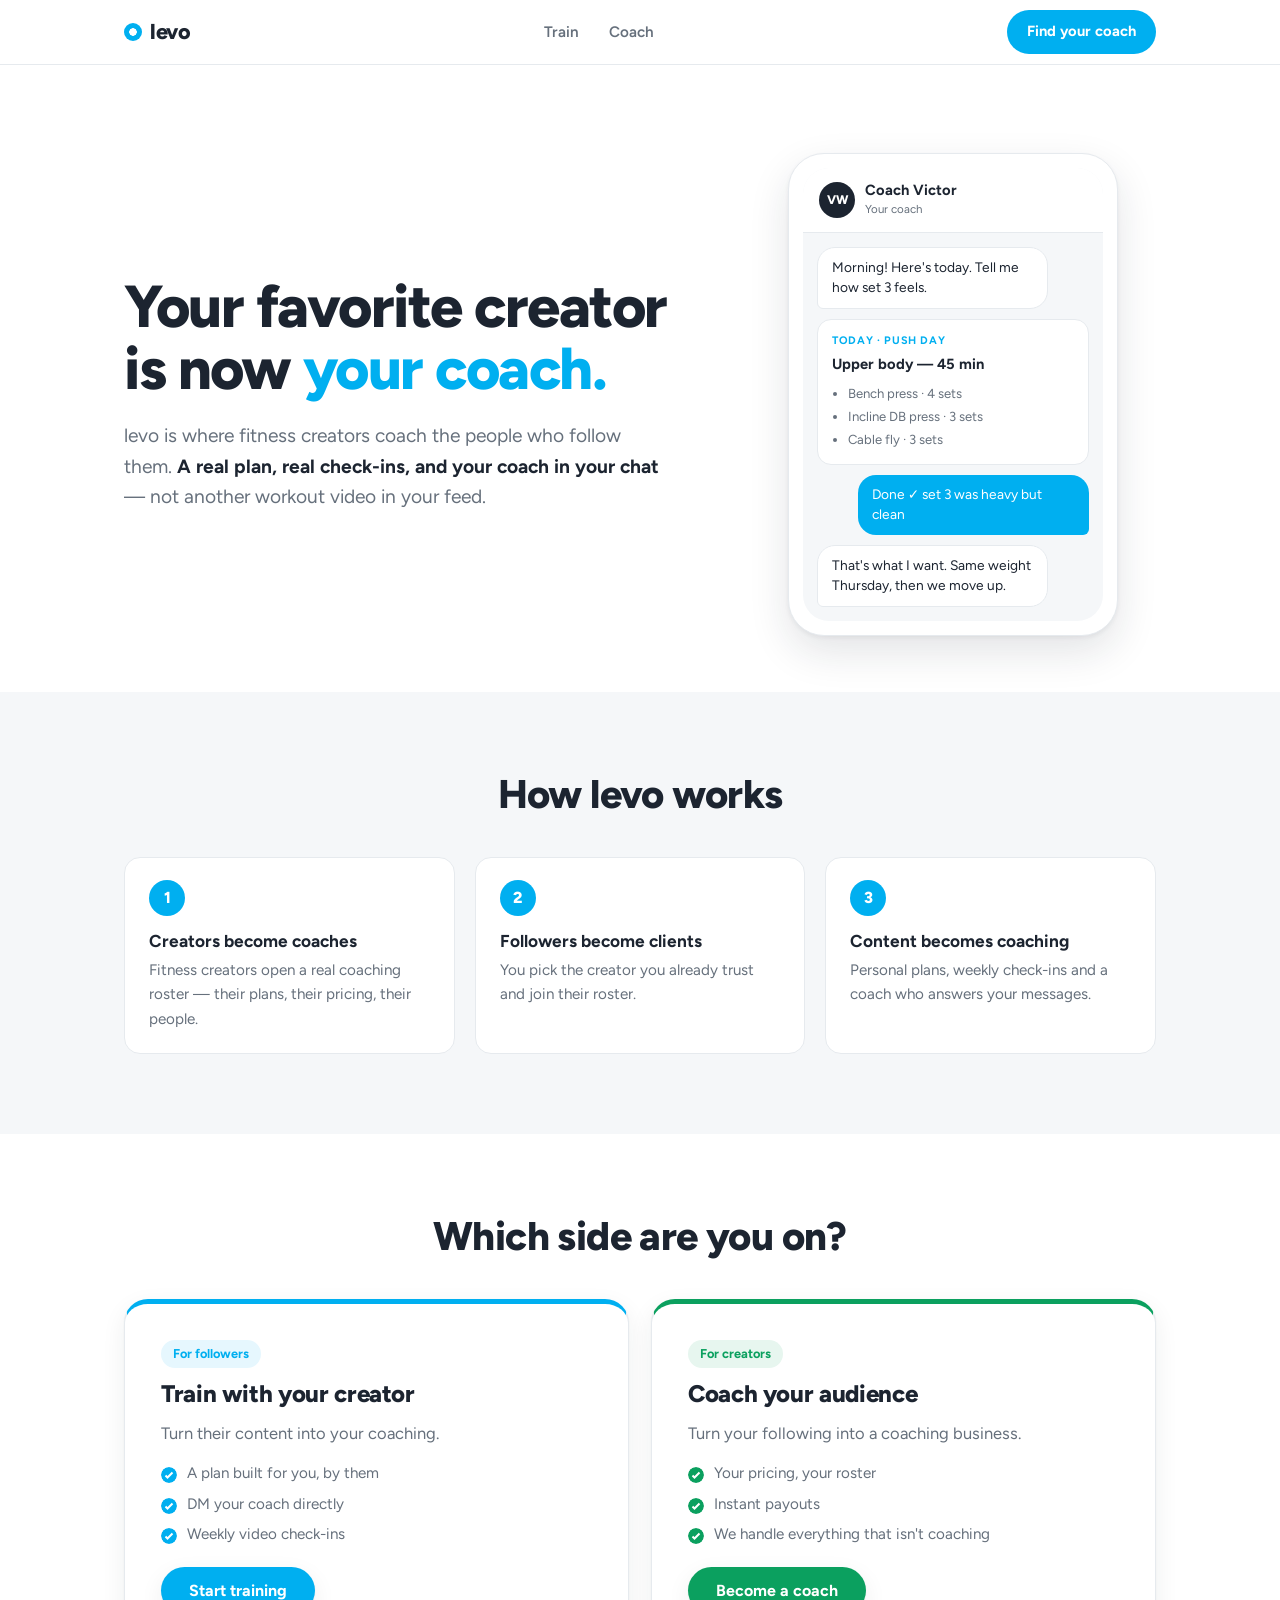
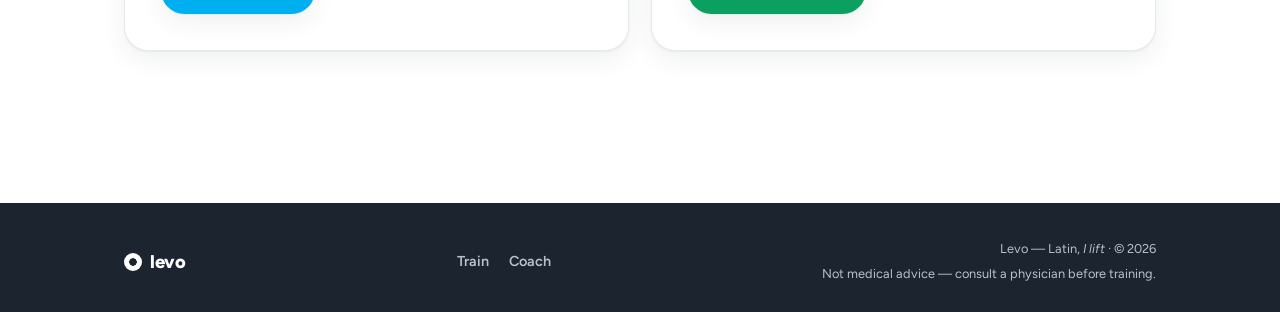
<file: index.html>
<!DOCTYPE html>
<html lang="en">
<head>
  <meta charset="UTF-8" />
  <meta name="viewport" content="width=device-width, initial-scale=1.0" />
  <title>Levo — your favorite creator is now your coach</title>
  <meta name="description" content="Levo is where fitness creators coach the people who follow them. Real plans, real check-ins, a coach in your chat. Train with a creator, or coach your audience." />

  <meta property="og:type" content="website" />
  <meta property="og:title" content="Levo" />
  <meta property="og:description" content="Where fitness creators coach the people who follow them. Train with a creator, or coach your audience." />
  <meta property="og:image" content="assets/img/og-image.svg" />
  <meta name="theme-color" content="#ffffff" />

  <link rel="icon" href="favicon.svg" type="image/svg+xml" />
  <link rel="preconnect" href="https://fonts.googleapis.com" />
  <link rel="preconnect" href="https://fonts.gstatic.com" crossorigin />
  <link href="https://fonts.googleapis.com/css2?family=Figtree:wght@400;500;600;700;800&display=swap" rel="stylesheet" />
  <link rel="stylesheet" href="assets/css/styles.css" />
</head>
<body>
  <a class="skip-link" href="#choose">Skip to choose your side</a>

  <header class="site-header">
    <div class="container header-inner">
      <a class="wordmark" href="./" aria-label="Levo home">
        <span class="plate" aria-hidden="true"></span> <span data-brand>levo</span>
      </a>
      <nav class="nav" aria-label="Main">
        <a href="train">Train</a>
        <a href="coaches">Coach</a>
      </nav>
      <a href="train" class="header-cta">Find your coach</a>
    </div>
  </header>

  <main>
    <!-- Overview hero -->
    <section class="home-hero">
      <div class="container home-hero-grid">
        <div>
          <h1 class="home-title">Your favorite creator is now <span class="hl">your coach.</span></h1>
          <p class="home-sub">
            <span data-brand>levo</span> is where fitness creators coach the people who
            follow them. <strong>A real plan, real check-ins, and your coach in your
            chat</strong> — not another workout video in your feed.
          </p>
        </div>

        <!-- Illustrative coaching chat. No invented stats. -->
        <div class="phone" aria-label="Preview of coaching chat">
          <div class="phone-screen">
            <div class="chat-head">
              <span class="chat-ava" aria-hidden="true">VW</span>
              <div>
                <p class="chat-who">Coach Victor</p>
                <p class="chat-sub">Your coach</p>
              </div>
            </div>
            <div class="chat-body">
              <div class="bubble bubble--coach">Morning! Here's today. Tell me how set 3 feels.</div>
              <div class="workout-card">
                <p class="wc-tag">Today · Push day</p>
                <p class="wc-title">Upper body — 45 min</p>
                <ul>
                  <li>Bench press · 4 sets</li>
                  <li>Incline DB press · 3 sets</li>
                  <li>Cable fly · 3 sets</li>
                </ul>
              </div>
              <div class="bubble bubble--me">Done ✓ set 3 was heavy but clean</div>
              <div class="bubble bubble--coach">That's what I want. Same weight Thursday, then we move up.</div>
            </div>
          </div>
        </div>
      </div>
    </section>

    <!-- How it works (overview) -->
    <section class="section section--tint">
      <div class="container">
        <div class="section-head section-head--center">
          <h2 class="section-title">How <span data-brand>levo</span> works</h2>
        </div>
        <ol class="steps">
          <li><strong>Creators become coaches</strong><p>Fitness creators open a real coaching roster — their plans, their pricing, their people.</p></li>
          <li><strong>Followers become clients</strong><p>You pick the creator you already trust and join their roster.</p></li>
          <li><strong>Content becomes coaching</strong><p>Personal plans, weekly check-ins and a coach who answers your messages.</p></li>
        </ol>
      </div>
    </section>

    <!-- Choose your side -->
    <section class="section" id="choose">
      <div class="container">
        <div class="section-head section-head--center">
          <h2 class="section-title">Which side are you on?</h2>
        </div>
        <div class="paths">
          <div class="path-card path-card--train">
            <span class="path-tag">For followers</span>
            <h3 class="path-title">Train with your creator</h3>
            <p class="path-desc">Turn their content into your coaching.</p>
            <ul class="path-list">
              <li>A plan built for you, by them</li>
              <li>DM your coach directly</li>
              <li>Weekly video check-ins</li>
            </ul>
            <a href="train" class="btn">Start training</a>
          </div>
          <div class="path-card path-card--coach">
            <span class="path-tag">For creators</span>
            <h3 class="path-title">Coach your audience</h3>
            <p class="path-desc">Turn your following into a coaching business.</p>
            <ul class="path-list">
              <li>Your pricing, your roster</li>
              <li>Instant payouts</li>
              <li>We handle everything that isn't coaching</li>
            </ul>
            <a href="coaches" class="btn">Become a coach</a>
          </div>
        </div>
      </div>
    </section>
  </main>

  <footer class="site-footer">
    <div class="container footer-inner">
      <a class="wordmark" href="./"><span class="plate" aria-hidden="true"></span> <span data-brand>levo</span></a>
      <nav class="footer-links" aria-label="Footer">
        <a href="train">Train</a>
        <a href="coaches">Coach</a>
      </nav>
      <div class="footer-lines">
        <p>Levo — Latin, <em>I lift</em> · © <span data-year>2026</span></p>
        <p>Not medical advice — consult a physician before training.</p>
      </div>
    </div>
  </footer>

  <script src="assets/js/config.js"></script>
  <script src="assets/js/main.js"></script>
</body>
</html>
</file>
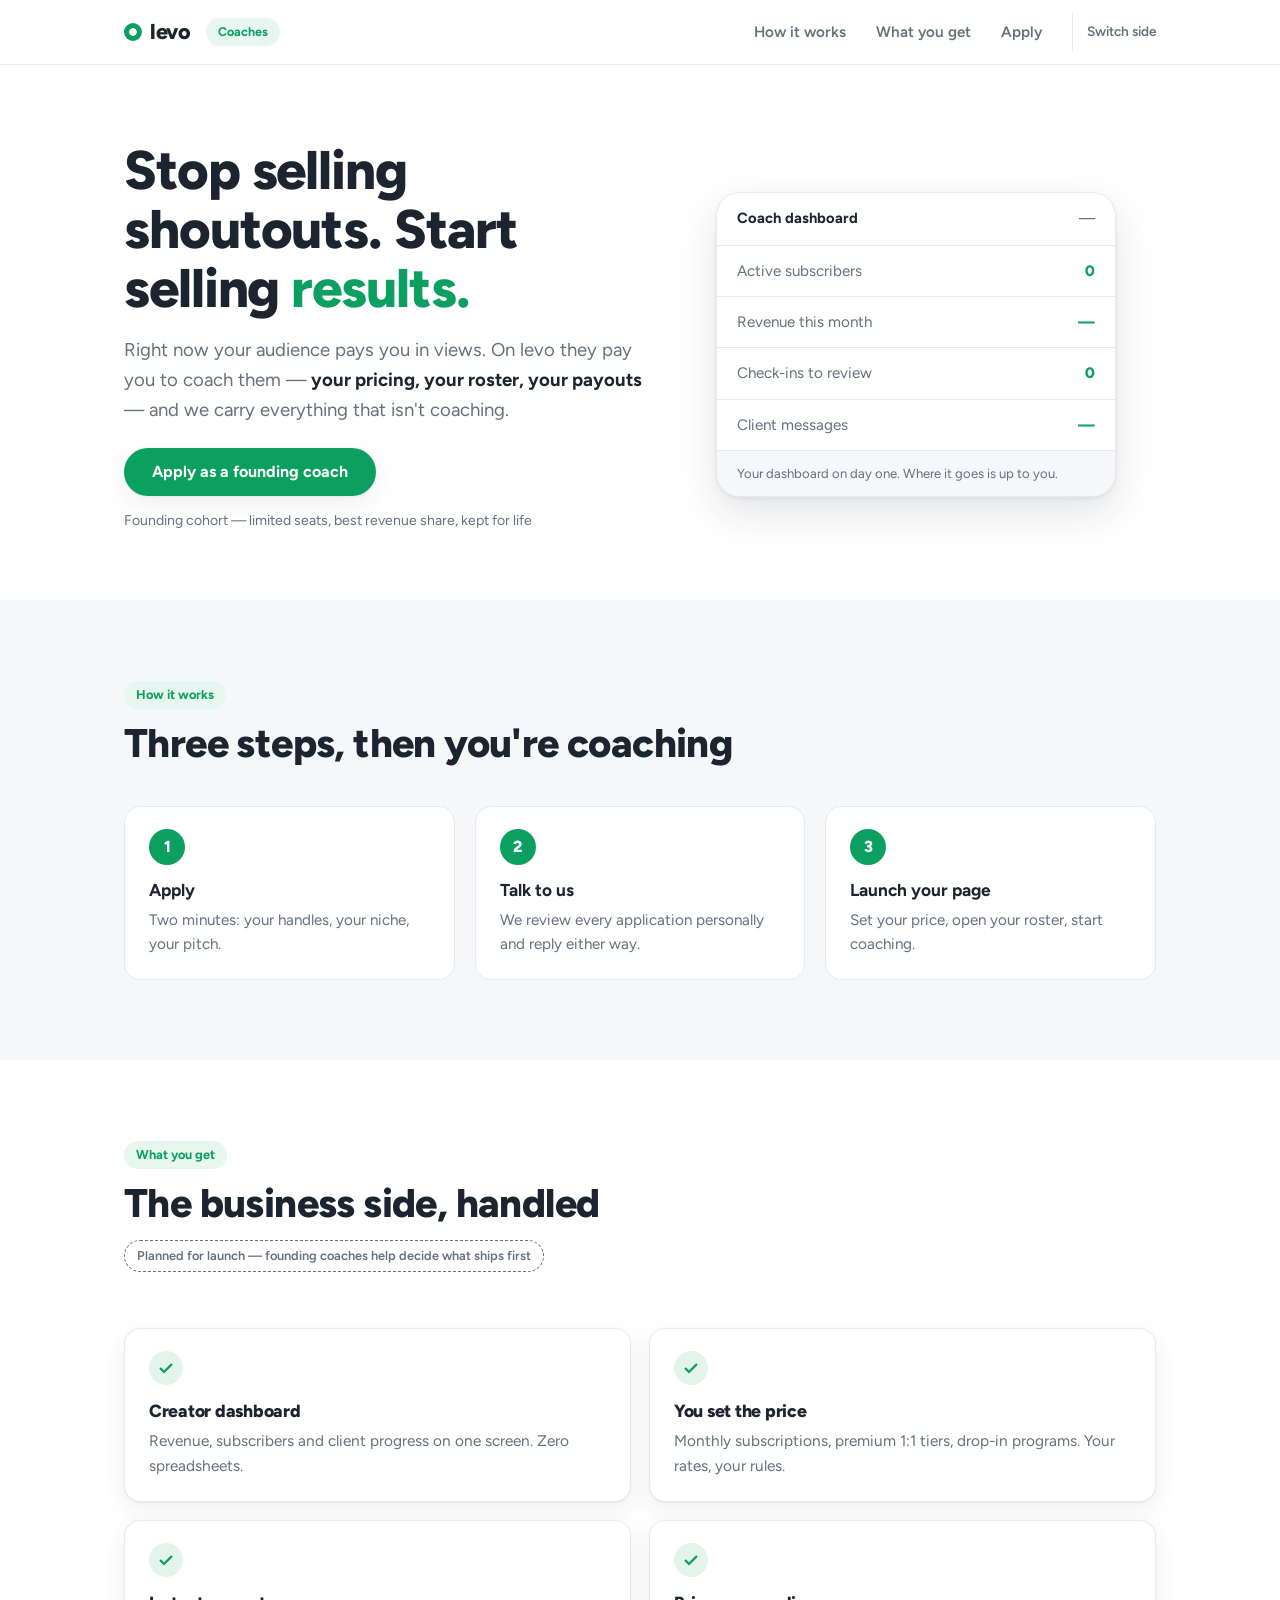
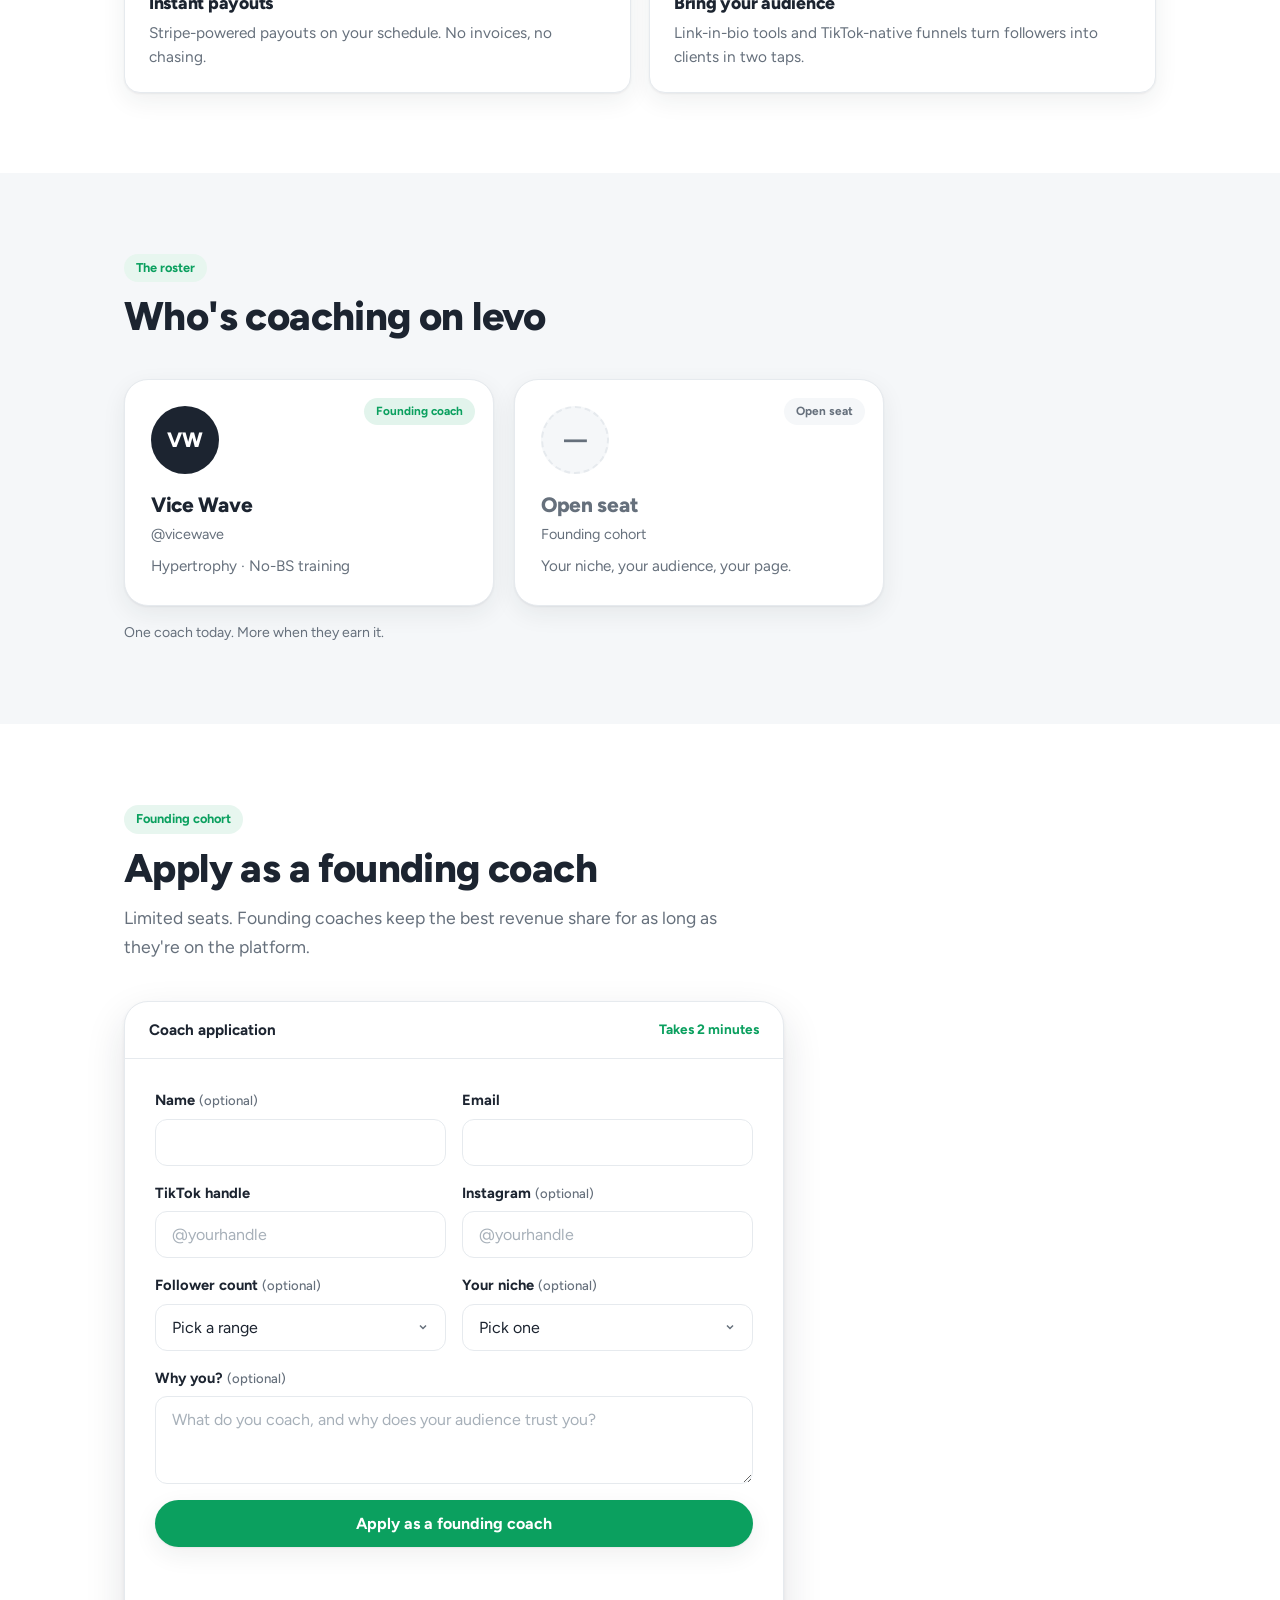
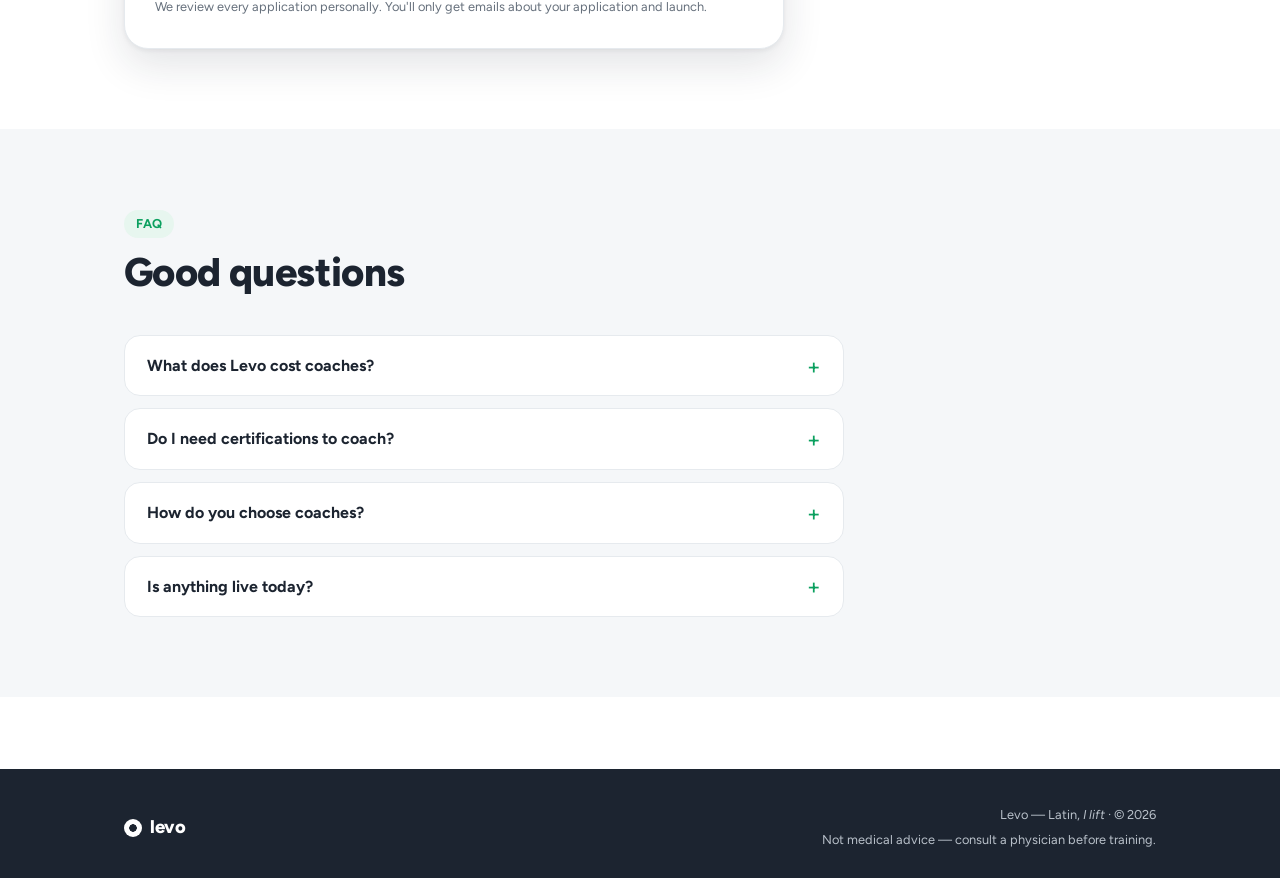
<file: coaches.html>
<!DOCTYPE html>
<html lang="en">
<head>
  <meta charset="UTF-8" />
  <meta name="viewport" content="width=device-width, initial-scale=1.0" />
  <title>Levo for coaches — turn your audience into a coaching business</title>
  <meta name="description" content="Levo turns fitness creators into coaches with a real business: your pricing, your roster, instant payouts. Apply as a founding coach." />

  <meta property="og:type" content="website" />
  <meta property="og:title" content="Levo for coaches" />
  <meta property="og:description" content="Stop selling shoutouts. Start selling results. Apply as a founding coach on Levo." />
  <meta property="og:image" content="assets/img/og-image.svg" />
  <meta name="theme-color" content="#ffffff" />

  <link rel="icon" href="favicon.svg" type="image/svg+xml" />
  <link rel="preconnect" href="https://fonts.googleapis.com" />
  <link rel="preconnect" href="https://fonts.gstatic.com" crossorigin />
  <link href="https://fonts.googleapis.com/css2?family=Figtree:wght@400;500;600;700;800&display=swap" rel="stylesheet" />
  <link rel="stylesheet" href="assets/css/styles.css" />
</head>
<body class="side-coach">
  <a class="skip-link" href="#apply">Skip to application</a>

  <header class="site-header">
    <div class="container header-inner">
      <a class="wordmark" href="./" aria-label="Levo home">
        <span class="plate" aria-hidden="true"></span> <span data-brand>levo</span>
      </a>
      <span class="header-side">Coaches</span>
      <nav class="nav" aria-label="Coach site">
        <a href="#how">How it works</a>
        <a href="#get">What you get</a>
        <a href="#apply">Apply</a>
      </nav>
      <a class="switch-link" href="./">Switch side</a>
    </div>
  </header>

  <main>
    <!-- Hero: what changes about their business -->
    <section class="hero">
      <div class="container hero-grid">
        <div>
          <h1 class="hero-title">Stop selling shoutouts. Start selling <span class="mark">results.</span></h1>
          <p class="hero-sub">
            Right now your audience pays you in views. On <span data-brand>levo</span> they
            pay you to coach them — <strong>your pricing, your roster, your payouts</strong> —
            and we carry everything that isn't coaching.
          </p>
          <a href="#apply" class="btn">Apply as a founding coach</a>
          <p class="hero-note">Founding cohort — limited seats, best revenue share, kept for life</p>
        </div>

        <!-- Signature: the honest day-one dashboard -->
        <aside class="dash" aria-label="Your dashboard on day one">
          <div class="dash-head"><span>Coach dashboard</span><span>—</span></div>
          <ul class="dash-rows">
            <li><span>Active subscribers</span> <span class="val">0</span></li>
            <li><span>Revenue this month</span> <span class="val">—</span></li>
            <li><span>Check-ins to review</span> <span class="val">0</span></li>
            <li><span>Client messages</span> <span class="val">—</span></li>
          </ul>
          <p class="dash-caption">Your dashboard on day one. Where it goes is up to you.</p>
        </aside>
      </div>
    </section>

    <!-- How it works: a real sequence -->
    <section class="section section--tint" id="how">
      <div class="container">
        <div class="section-head">
          <p class="section-eyebrow">How it works</p>
          <h2 class="section-title">Three steps, then you're coaching</h2>
        </div>
        <ol class="steps">
          <li><strong>Apply</strong><p>Two minutes: your handles, your niche, your pitch.</p></li>
          <li><strong>Talk to us</strong><p>We review every application personally and reply either way.</p></li>
          <li><strong>Launch your page</strong><p>Set your price, open your roster, start coaching.</p></li>
        </ol>
      </div>
    </section>

    <!-- What you get: 4 items, roadmap-labeled -->
    <section class="section" id="get">
      <div class="container">
        <div class="section-head">
          <p class="section-eyebrow">What you get</p>
          <h2 class="section-title">The business side, handled</h2>
          <p class="roadmap-note">Planned for launch — founding coaches help decide what ships first</p>
        </div>
        <ul class="features">
          <li>
            <span class="f-dot" aria-hidden="true"></span>
            <h3>Creator dashboard</h3>
            <p>Revenue, subscribers and client progress on one screen. Zero spreadsheets.</p>
          </li>
          <li>
            <span class="f-dot" aria-hidden="true"></span>
            <h3>You set the price</h3>
            <p>Monthly subscriptions, premium 1:1 tiers, drop-in programs. Your rates, your rules.</p>
          </li>
          <li>
            <span class="f-dot" aria-hidden="true"></span>
            <h3>Instant payouts</h3>
            <p>Stripe-powered payouts on your schedule. No invoices, no chasing.</p>
          </li>
          <li>
            <span class="f-dot" aria-hidden="true"></span>
            <h3>Bring your audience</h3>
            <p>Link-in-bio tools and TikTok-native funnels turn followers into clients in two taps.</p>
          </li>
        </ul>
      </div>
    </section>

    <!-- Roster: one live, one open. Nothing invented. -->
    <section class="section section--tint" id="roster">
      <div class="container">
        <div class="section-head">
          <p class="section-eyebrow">The roster</p>
          <h2 class="section-title">Who's coaching on <span data-brand>levo</span></h2>
        </div>
        <div class="roster">
          <div class="roster-card">
            <span class="roster-tag roster-tag--live">Founding coach</span>
            <div class="roster-ava" aria-hidden="true">VW</div>
            <h3 class="roster-name" data-creator-name>Vice Wave</h3>
            <p class="roster-handle" data-creator-handle>@vicewave</p>
            <p class="roster-niche">Hypertrophy · No-BS training</p>
          </div>
          <div class="roster-card roster-card--open">
            <span class="roster-tag roster-tag--open">Open seat</span>
            <div class="roster-ava" aria-hidden="true">—</div>
            <h3 class="roster-name">Open seat</h3>
            <p class="roster-handle">Founding cohort</p>
            <p class="roster-niche">Your niche, your audience, your page.</p>
          </div>
        </div>
        <p class="roster-caption">One coach today. More when they earn it.</p>
      </div>
    </section>

    <!-- Application -->
    <section class="section" id="apply">
      <div class="container">
        <div class="section-head">
          <p class="section-eyebrow">Founding cohort</p>
          <h2 class="section-title">Apply as a founding coach</h2>
          <p class="section-sub">Limited seats. Founding coaches keep the best revenue share for as long as they're on the platform.</p>
        </div>

        <div class="form-wrap">
          <div class="form-head"><span>Coach application</span><span class="tag">Takes 2 minutes</span></div>
          <div class="form-body">
            <form id="apply-form" novalidate>
              <div class="form-grid">
                <div class="form-row">
                  <label for="ap-name">Name <span class="opt">(optional)</span></label>
                  <input class="field" type="text" id="ap-name" name="name" autocomplete="name" />
                  <p class="field-error" id="ap-name-error" hidden></p>
                </div>
                <div class="form-row">
                  <label for="ap-email">Email</label>
                  <input class="field" type="email" id="ap-email" name="email" autocomplete="email"
                         data-required data-required-msg="Enter your email so we can reply to your application." required />
                  <p class="field-error" id="ap-email-error" hidden></p>
                </div>
              </div>
              <div class="form-grid">
                <div class="form-row">
                  <label for="ap-tiktok">TikTok handle</label>
                  <input class="field" type="text" id="ap-tiktok" name="tiktok_handle" placeholder="@yourhandle"
                         data-required data-required-msg="Enter your TikTok handle — it's how we find your content." required />
                  <p class="field-error" id="ap-tiktok-error" hidden></p>
                </div>
                <div class="form-row">
                  <label for="ap-ig">Instagram <span class="opt">(optional)</span></label>
                  <input class="field" type="text" id="ap-ig" name="instagram_handle" placeholder="@yourhandle" />
                  <p class="field-error" id="ap-ig-error" hidden></p>
                </div>
              </div>
              <div class="form-grid">
                <div class="form-row">
                  <label for="ap-followers">Follower count <span class="opt">(optional)</span></label>
                  <select class="field" id="ap-followers" name="follower_bracket">
                    <option value="">Pick a range</option>
                    <option value="<10k">Under 10k</option>
                    <option value="10k-50k">10k – 50k</option>
                    <option value="50k-250k">50k – 250k</option>
                    <option value="250k-1m">250k – 1M</option>
                    <option value="1m+">1M+</option>
                  </select>
                  <p class="field-error" id="ap-followers-error" hidden></p>
                </div>
                <div class="form-row">
                  <label for="ap-niche">Your niche <span class="opt">(optional)</span></label>
                  <select class="field" id="ap-niche" name="niche">
                    <option value="">Pick one</option>
                    <option>Lifting &amp; hypertrophy</option>
                    <option>Weight loss</option>
                    <option>Calisthenics</option>
                    <option>Running &amp; endurance</option>
                    <option>Yoga &amp; mobility</option>
                    <option>Combat sports</option>
                    <option>Other</option>
                  </select>
                  <p class="field-error" id="ap-niche-error" hidden></p>
                </div>
              </div>
              <div class="form-row">
                <label for="ap-pitch">Why you? <span class="opt">(optional)</span></label>
                <textarea class="field" id="ap-pitch" name="pitch" maxlength="2000"
                          placeholder="What do you coach, and why does your audience trust you?"></textarea>
                <p class="field-error" id="ap-pitch-error" hidden></p>
              </div>

              <!-- Honeypot: hidden from humans, catches bots -->
              <div class="hp" aria-hidden="true">
                <label for="ap-company">Company</label>
                <input type="text" id="ap-company" name="company" tabindex="-1" autocomplete="off" />
              </div>

              <button class="btn btn--block" type="submit">Apply as a founding coach</button>
              <p class="form-status" role="alert"></p>
              <p class="form-fine">We review every application personally. You'll only get emails about your application and launch.</p>
            </form>

            <div class="success-panel" id="apply-success" hidden>
              <h3>Application received</h3>
              <p id="apply-success-msg">A human reads every application. Expect a reply by email within a week — yes or no, you'll hear from us.</p>
            </div>
          </div>
        </div>
      </div>
    </section>

    <!-- FAQ -->
    <section class="section section--tint" id="faq">
      <div class="container">
        <div class="section-head">
          <p class="section-eyebrow">FAQ</p>
          <h2 class="section-title">Good questions</h2>
        </div>
        <div class="faq">
          <details>
            <summary>What does Levo cost coaches?</summary>
            <p>Nothing up front. Levo takes a percentage of subscription revenue — founding coaches keep the best share for as long as they're on the platform. Exact terms come with your acceptance.</p>
          </details>
          <details>
            <summary>Do I need certifications to coach?</summary>
            <p>Yes. Founding coaches carry a recognized personal training certification and their own liability insurance. We'll help you get set up if you're not there yet.</p>
          </details>
          <details>
            <summary>How do you choose coaches?</summary>
            <p>A human reads every application and looks at your content, your audience and how you coach. Small cohort, picked slowly, on purpose.</p>
          </details>
          <details>
            <summary>Is anything live today?</summary>
            <p>Honestly: signups. Applications are real and reviewed; the platform — payments, plans, messaging — arrives at launch, and founding coaches shape what ships first.</p>
          </details>
        </div>
      </div>
    </section>
  </main>

  <footer class="site-footer">
    <div class="container footer-inner">
      <a class="wordmark" href="./"><span class="plate" aria-hidden="true"></span> <span data-brand>levo</span></a>
      <div class="footer-lines">
        <p>Levo — Latin, <em>I lift</em> · © <span data-year>2026</span></p>
        <p>Not medical advice — consult a physician before training.</p>
      </div>
    </div>
  </footer>

  <script src="assets/js/config.js"></script>
  <script src="assets/js/main.js"></script>
</body>
</html>
</file>
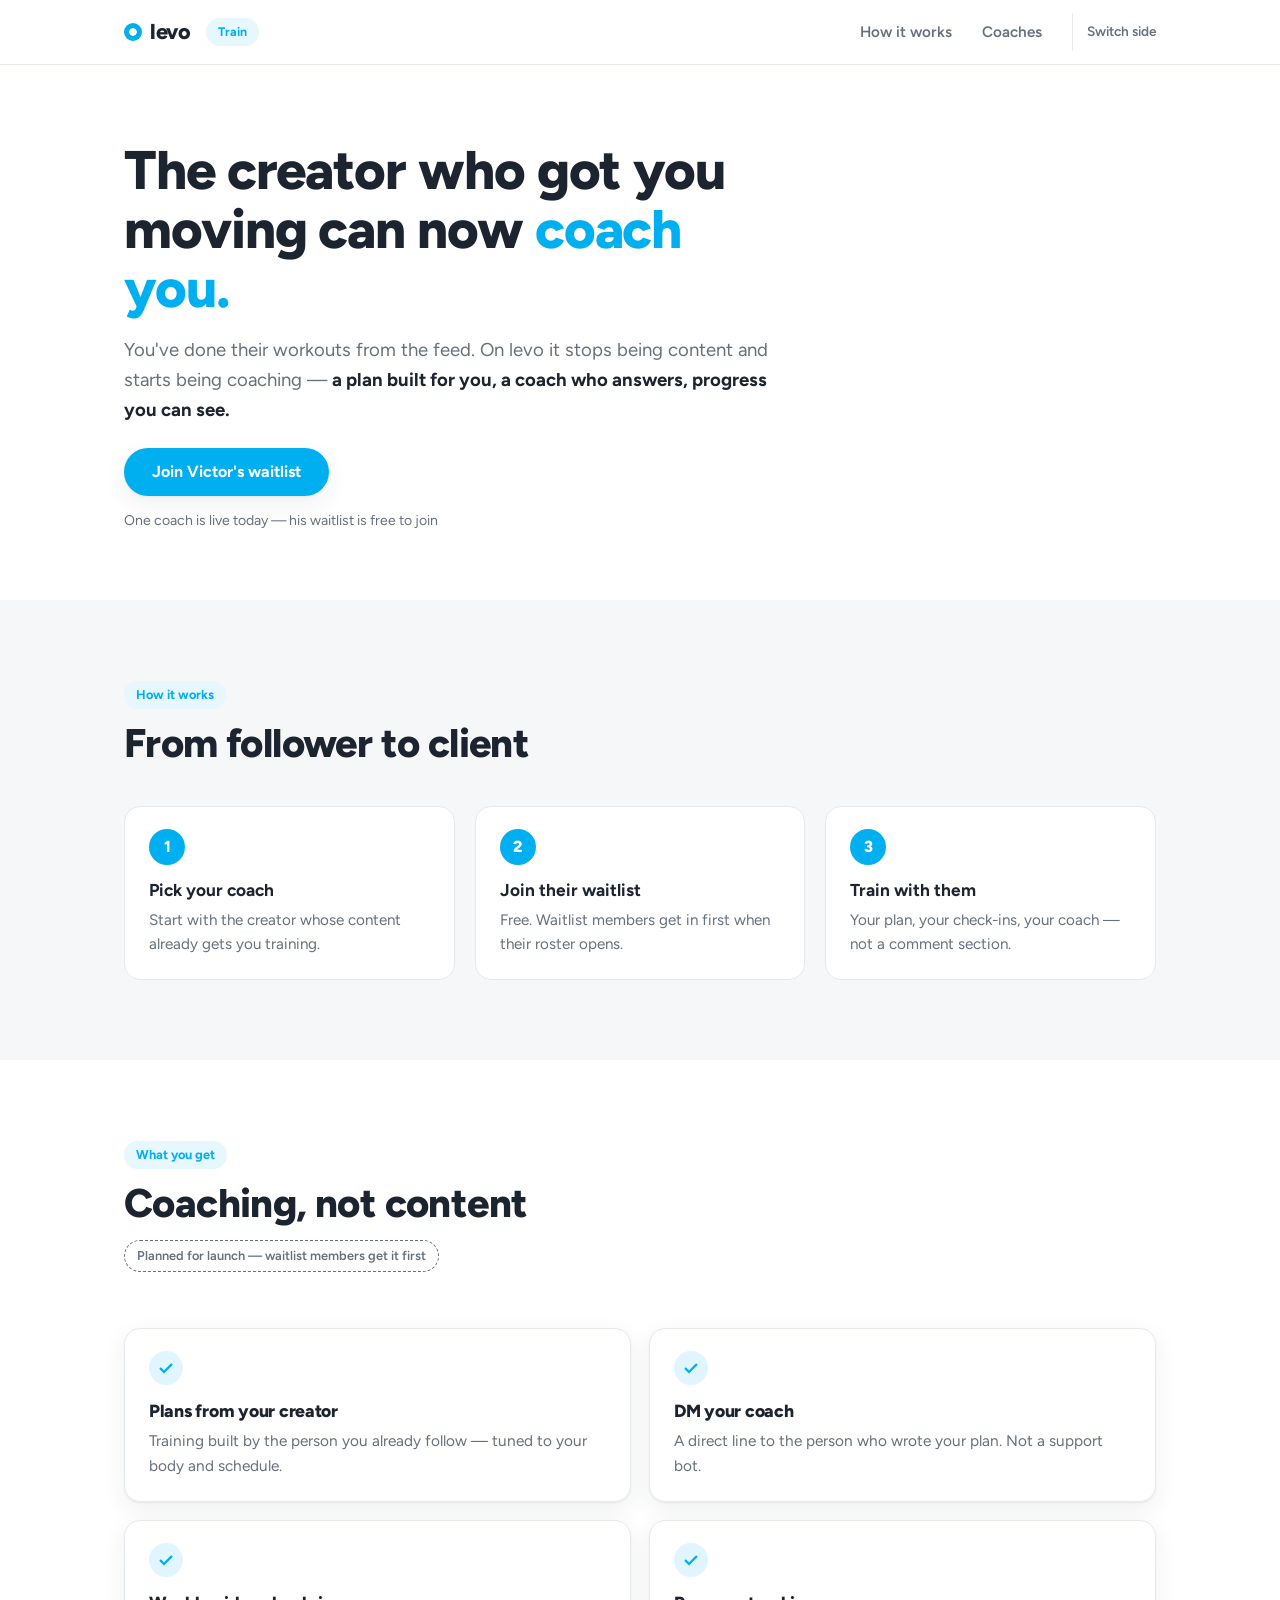
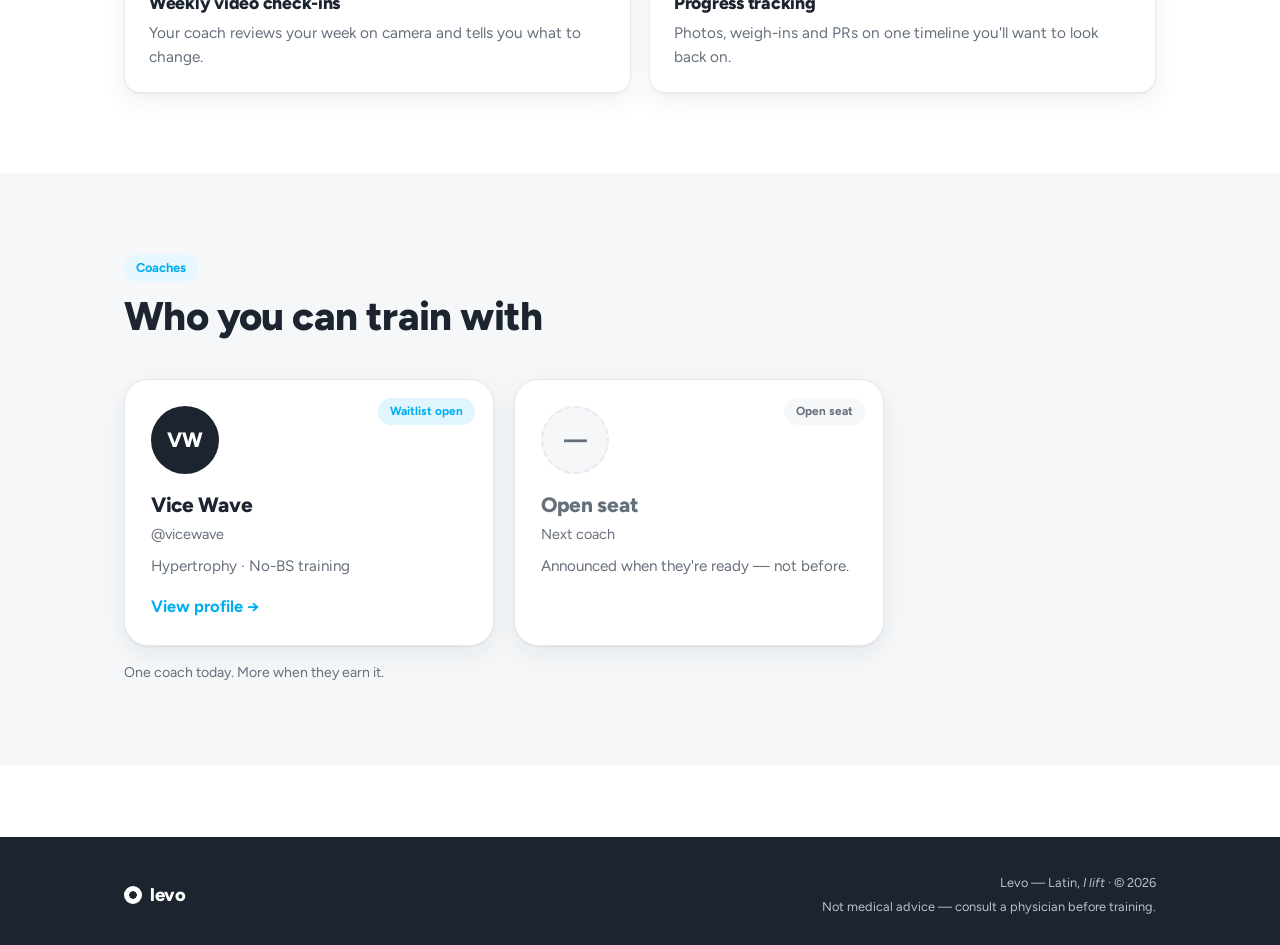
<file: train.html>
<!DOCTYPE html>
<html lang="en">
<head>
  <meta charset="UTF-8" />
  <meta name="viewport" content="width=device-width, initial-scale=1.0" />
  <title>Levo — train with the creator you already follow</title>
  <meta name="description" content="On Levo you train with the fitness creator you already trust: a plan built for you, a coach who answers, progress you can see." />

  <meta property="og:type" content="website" />
  <meta property="og:title" content="Train on Levo" />
  <meta property="og:description" content="Train with the creator you already follow. One coach is live today: Vice Wave." />
  <meta property="og:image" content="assets/img/og-image.svg" />
  <meta name="theme-color" content="#ffffff" />

  <link rel="icon" href="favicon.svg" type="image/svg+xml" />
  <link rel="preconnect" href="https://fonts.googleapis.com" />
  <link rel="preconnect" href="https://fonts.gstatic.com" crossorigin />
  <link href="https://fonts.googleapis.com/css2?family=Figtree:wght@400;500;600;700;800&display=swap" rel="stylesheet" />
  <link rel="stylesheet" href="assets/css/styles.css" />
</head>
<body class="side-train">
  <a class="skip-link" href="#coaches">Skip to coaches</a>

  <header class="site-header">
    <div class="container header-inner">
      <a class="wordmark" href="./" aria-label="Levo home">
        <span class="plate" aria-hidden="true"></span> <span data-brand>levo</span>
      </a>
      <span class="header-side">Train</span>
      <nav class="nav" aria-label="Train site">
        <a href="#how">How it works</a>
        <a href="#coaches">Coaches</a>
      </nav>
      <a class="switch-link" href="./">Switch side</a>
    </div>
  </header>

  <main>
    <!-- Hero: what changes about their training -->
    <section class="hero">
      <div class="container">
        <h1 class="hero-title">The creator who got you moving can now <span class="mark">coach you.</span></h1>
        <p class="hero-sub">
          You've done their workouts from the feed. On <span data-brand>levo</span> it stops
          being content and starts being coaching — <strong>a plan built for you, a coach
          who answers, progress you can see.</strong>
        </p>
        <a href="train/victor" class="btn">Join Victor's waitlist</a>
        <p class="hero-note">One coach is live today — his waitlist is free to join</p>
      </div>
    </section>

    <!-- How it works -->
    <section class="section section--tint" id="how">
      <div class="container">
        <div class="section-head">
          <p class="section-eyebrow">How it works</p>
          <h2 class="section-title">From follower to client</h2>
        </div>
        <ol class="steps">
          <li><strong>Pick your coach</strong><p>Start with the creator whose content already gets you training.</p></li>
          <li><strong>Join their waitlist</strong><p>Free. Waitlist members get in first when their roster opens.</p></li>
          <li><strong>Train with them</strong><p>Your plan, your check-ins, your coach — not a comment section.</p></li>
        </ol>
      </div>
    </section>

    <!-- What you get: 4 items, roadmap-labeled -->
    <section class="section" id="get">
      <div class="container">
        <div class="section-head">
          <p class="section-eyebrow">What you get</p>
          <h2 class="section-title">Coaching, not content</h2>
          <p class="roadmap-note">Planned for launch — waitlist members get it first</p>
        </div>
        <ul class="features">
          <li>
            <span class="f-dot" aria-hidden="true"></span>
            <h3>Plans from your creator</h3>
            <p>Training built by the person you already follow — tuned to your body and schedule.</p>
          </li>
          <li>
            <span class="f-dot" aria-hidden="true"></span>
            <h3>DM your coach</h3>
            <p>A direct line to the person who wrote your plan. Not a support bot.</p>
          </li>
          <li>
            <span class="f-dot" aria-hidden="true"></span>
            <h3>Weekly video check-ins</h3>
            <p>Your coach reviews your week on camera and tells you what to change.</p>
          </li>
          <li>
            <span class="f-dot" aria-hidden="true"></span>
            <h3>Progress tracking</h3>
            <p>Photos, weigh-ins and PRs on one timeline you'll want to look back on.</p>
          </li>
        </ul>
      </div>
    </section>

    <!-- Coach roster -->
    <section class="section section--tint" id="coaches">
      <div class="container">
        <div class="section-head">
          <p class="section-eyebrow">Coaches</p>
          <h2 class="section-title">Who you can train with</h2>
        </div>
        <div class="roster">
          <a class="roster-card" href="train/victor">
            <span class="roster-tag roster-tag--live">Waitlist open</span>
            <div class="roster-ava" aria-hidden="true">VW</div>
            <h3 class="roster-name" data-creator-name>Vice Wave</h3>
            <p class="roster-handle" data-creator-handle>@vicewave</p>
            <p class="roster-niche">Hypertrophy · No-BS training</p>
            <span class="roster-go">View profile →</span>
          </a>
          <div class="roster-card roster-card--open">
            <span class="roster-tag roster-tag--open">Open seat</span>
            <div class="roster-ava" aria-hidden="true">—</div>
            <h3 class="roster-name">Open seat</h3>
            <p class="roster-handle">Next coach</p>
            <p class="roster-niche">Announced when they're ready — not before.</p>
          </div>
        </div>
        <p class="roster-caption">One coach today. More when they earn it.</p>
      </div>
    </section>
  </main>

  <footer class="site-footer">
    <div class="container footer-inner">
      <a class="wordmark" href="./"><span class="plate" aria-hidden="true"></span> <span data-brand>levo</span></a>
      <div class="footer-lines">
        <p>Levo — Latin, <em>I lift</em> · © <span data-year>2026</span></p>
        <p>Not medical advice — consult a physician before training.</p>
      </div>
    </div>
  </footer>

  <script src="assets/js/config.js"></script>
  <script src="assets/js/main.js"></script>
</body>
</html>
</file>
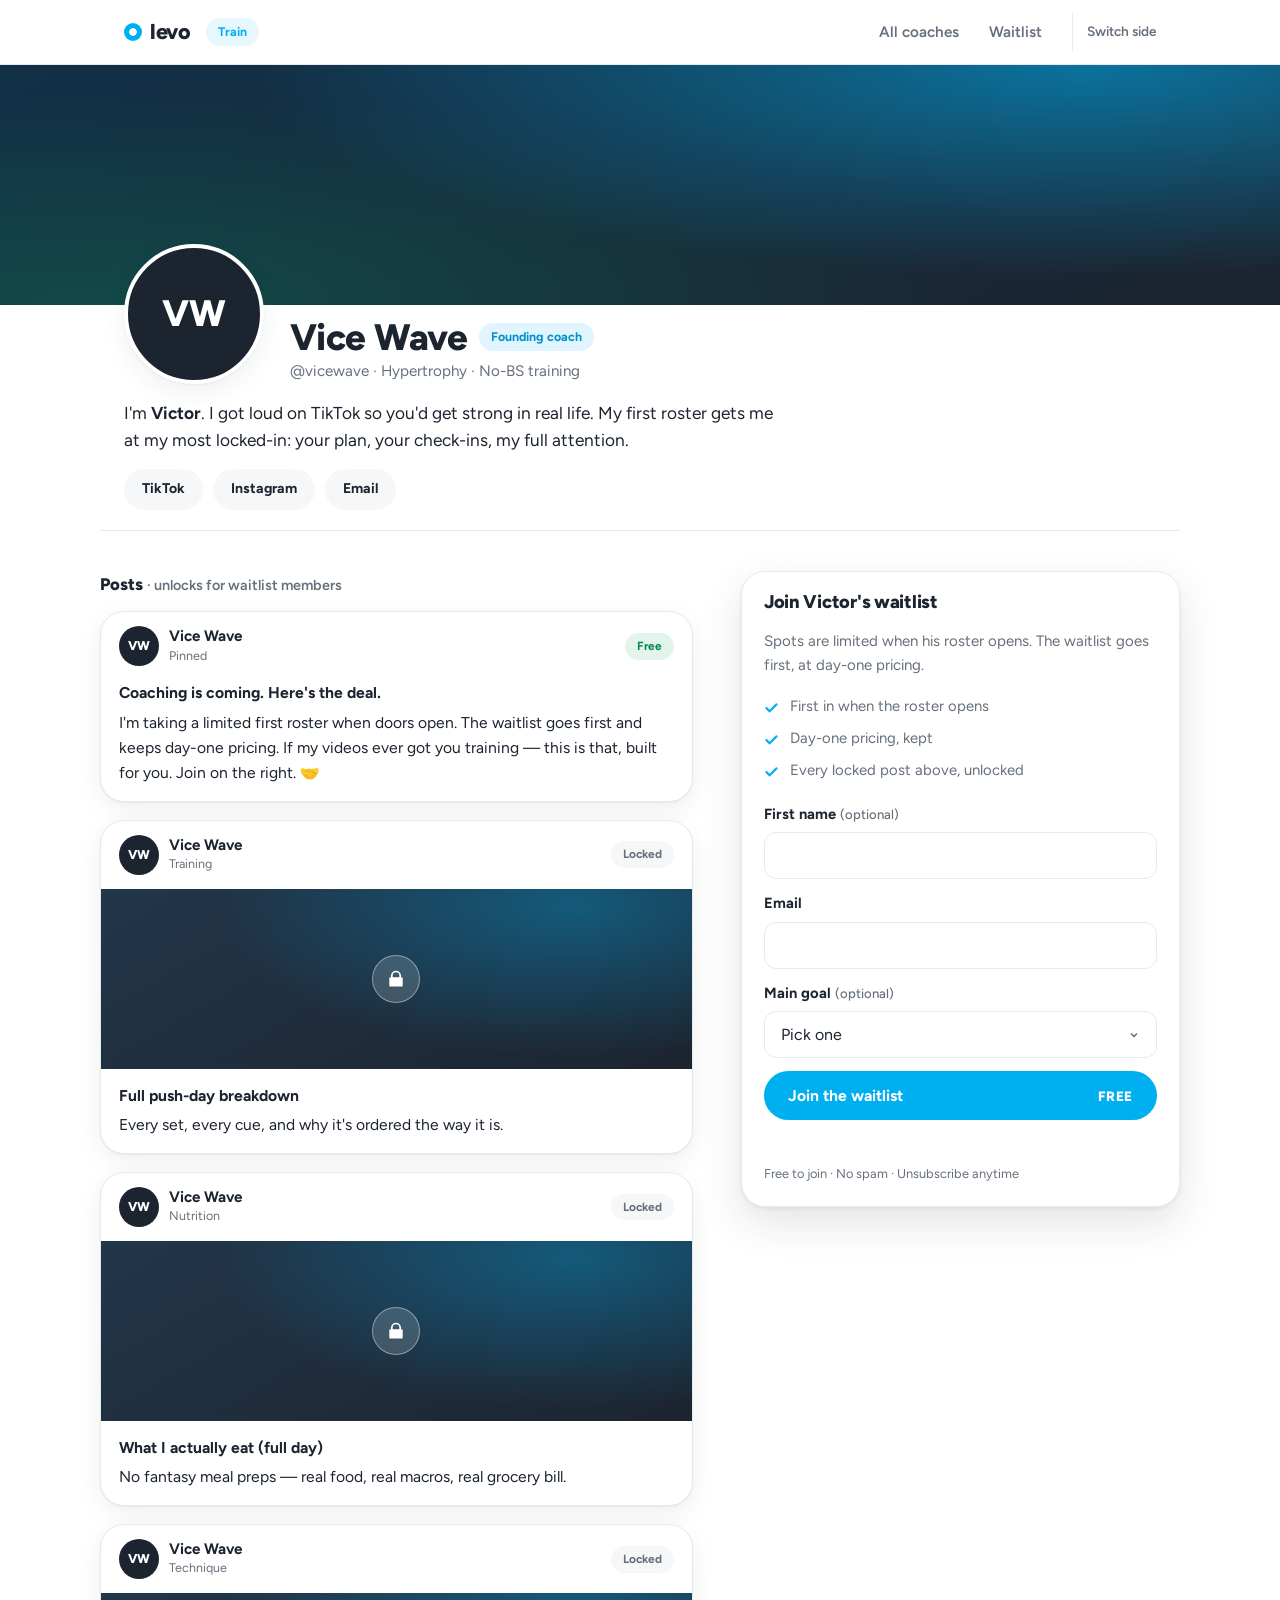
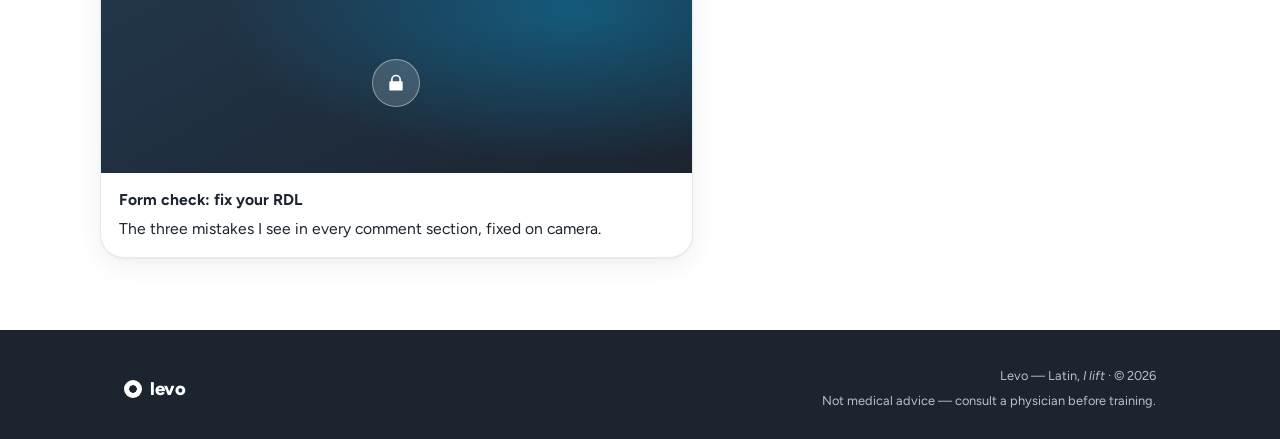
<file: train/victor.html>
<!DOCTYPE html>
<html lang="en">
<head>
  <meta charset="UTF-8" />
  <meta name="viewport" content="width=device-width, initial-scale=1.0" />
  <title>Vice Wave (@vicewave) — coach on Levo</title>
  <meta name="description" content="Vice Wave (Victor) is a founding coach on Levo. Join his free waitlist — waitlist members get in first when his roster opens." />

  <meta property="og:type" content="profile" />
  <meta property="og:title" content="Vice Wave — coach on Levo" />
  <meta property="og:description" content="I got loud on TikTok so you'd get strong in real life. Join Victor's waitlist." />
  <meta property="og:image" content="../assets/img/og-image-victor.svg" />
  <meta name="theme-color" content="#ffffff" />

  <link rel="icon" href="../favicon.svg" type="image/svg+xml" />
  <link rel="preconnect" href="https://fonts.googleapis.com" />
  <link rel="preconnect" href="https://fonts.gstatic.com" crossorigin />
  <link href="https://fonts.googleapis.com/css2?family=Figtree:wght@400;500;600;700;800&display=swap" rel="stylesheet" />
  <link rel="stylesheet" href="../assets/css/styles.css" />
</head>
<body class="side-train">
  <a class="skip-link" href="#waitlist">Skip to waitlist</a>

  <header class="site-header">
    <div class="container header-inner">
      <a class="wordmark" href="../" aria-label="Levo home">
        <span class="plate" aria-hidden="true"></span> <span data-brand>levo</span>
      </a>
      <span class="header-side">Train</span>
      <nav class="nav" aria-label="Train site">
        <a href="../train#coaches">All coaches</a>
        <a href="#waitlist">Waitlist</a>
      </nav>
      <a class="switch-link" href="../">Switch side</a>
    </div>
  </header>

  <main>
    <!-- Profile head -->
    <div class="profile-cover" aria-hidden="true"></div>
    <section class="container profile-head">
      <div class="profile-topline">
        <div class="profile-avatar" aria-hidden="true">VW</div>
        <div>
          <div class="profile-idrow">
            <h1 class="profile-name" data-creator-name>Vice Wave</h1>
            <span class="badge-founding">Founding coach</span>
          </div>
          <p class="profile-handle"><span data-creator-handle>@vicewave</span> · Hypertrophy · No-BS training</p>
        </div>
      </div>
      <p class="profile-bio">
        I'm <strong>Victor</strong>. I got loud on TikTok so you'd get strong in real life.
        My first roster gets me at my most locked-in: your plan, your check-ins, my full attention.
      </p>
      <div class="profile-socialrow" data-social-links="victor"></div>
    </section>

    <!-- Feed + subscribe card -->
    <div class="container profile-grid">
      <div>
        <p class="feed-label">Posts <span>· unlocks for waitlist members</span></p>
        <div class="locked-list">

          <article class="post-card">
            <div class="post-head">
              <span class="post-ava" aria-hidden="true">VW</span>
              <div>
                <p class="post-who" data-creator-name>Vice Wave</p>
                <p class="post-when">Pinned</p>
              </div>
              <span class="post-pill post-pill--free">Free</span>
            </div>
            <div class="post-body">
              <p class="post-title">Coaching is coming. Here's the deal.</p>
              <p>I'm taking a limited first roster when doors open. The waitlist goes first and keeps day-one pricing. If my videos ever got you training — this is that, built for you. Join on the right. 🤝</p>
            </div>
          </article>

          <article class="post-card locked-card" role="button" tabindex="0" aria-expanded="false"
                   aria-label="Locked post: Full push-day breakdown. Activate to learn how it unlocks.">
            <div class="post-head">
              <span class="post-ava" aria-hidden="true">VW</span>
              <div>
                <p class="post-who" data-creator-name>Vice Wave</p>
                <p class="post-when">Training</p>
              </div>
              <span class="post-pill post-pill--locked">Locked</span>
            </div>
            <div class="locked-media" aria-hidden="true"></div>
            <div class="post-body" style="padding-top: 14px;">
              <p class="post-title">Full push-day breakdown</p>
              <p>Every set, every cue, and why it's ordered the way it is.</p>
              <p class="locked-note">Unlocks for waitlist members when doors open at launch.</p>
            </div>
          </article>

          <article class="post-card locked-card" role="button" tabindex="0" aria-expanded="false"
                   aria-label="Locked post: What I actually eat, full day. Activate to learn how it unlocks.">
            <div class="post-head">
              <span class="post-ava" aria-hidden="true">VW</span>
              <div>
                <p class="post-who" data-creator-name>Vice Wave</p>
                <p class="post-when">Nutrition</p>
              </div>
              <span class="post-pill post-pill--locked">Locked</span>
            </div>
            <div class="locked-media" aria-hidden="true"></div>
            <div class="post-body" style="padding-top: 14px;">
              <p class="post-title">What I actually eat (full day)</p>
              <p>No fantasy meal preps — real food, real macros, real grocery bill.</p>
              <p class="locked-note">Unlocks for waitlist members when doors open at launch.</p>
            </div>
          </article>

          <article class="post-card locked-card" role="button" tabindex="0" aria-expanded="false"
                   aria-label="Locked post: Form check, fix your RDL. Activate to learn how it unlocks.">
            <div class="post-head">
              <span class="post-ava" aria-hidden="true">VW</span>
              <div>
                <p class="post-who" data-creator-name>Vice Wave</p>
                <p class="post-when">Technique</p>
              </div>
              <span class="post-pill post-pill--locked">Locked</span>
            </div>
            <div class="locked-media" aria-hidden="true"></div>
            <div class="post-body" style="padding-top: 14px;">
              <p class="post-title">Form check: fix your RDL</p>
              <p>The three mistakes I see in every comment section, fixed on camera.</p>
              <p class="locked-note">Unlocks for waitlist members when doors open at launch.</p>
            </div>
          </article>
        </div>
      </div>

      <aside id="waitlist">
        <div class="join-card">
          <div class="join-head">
            <h2>Join Victor's waitlist</h2>
          </div>
          <div class="join-body">
            <p class="join-blurb">Spots are limited when his roster opens. The waitlist goes first, at day-one pricing.</p>

            <ul class="join-perks" aria-label="What waitlist members get">
              <li>First in when the roster opens</li>
              <li>Day-one pricing, kept</li>
              <li>Every locked post above, unlocked</li>
            </ul>

            <form id="waitlist-form" novalidate>
              <div class="form-row">
                <label for="wl-name">First name <span class="opt">(optional)</span></label>
                <input class="field" type="text" id="wl-name" name="name" autocomplete="given-name" />
                <p class="field-error" id="wl-name-error" hidden></p>
              </div>
              <div class="form-row">
                <label for="wl-email">Email</label>
                <input class="field" type="email" id="wl-email" name="email" autocomplete="email"
                       data-required data-required-msg="Enter your email — it's how you'll get your invite." required />
                <p class="field-error" id="wl-email-error" hidden></p>
              </div>
              <div class="form-row">
                <label for="wl-goal">Main goal <span class="opt">(optional)</span></label>
                <select class="field" id="wl-goal" name="goal">
                  <option value="">Pick one</option>
                  <option>Lose weight</option>
                  <option>Build muscle</option>
                  <option>Get stronger</option>
                  <option>General fitness &amp; health</option>
                  <option>Athletic performance</option>
                </select>
                <p class="field-error" id="wl-goal-error" hidden></p>
              </div>

              <!-- Honeypot: hidden from humans, catches bots -->
              <div class="hp" aria-hidden="true">
                <label for="wl-company">Company</label>
                <input type="text" id="wl-company" name="company" tabindex="-1" autocomplete="off" />
              </div>

              <button class="join-btn" type="submit"><span>Join the waitlist</span> <span class="free">FREE</span></button>
              <p class="form-status" role="alert"></p>
              <p class="join-fine">Free to join · No spam · Unsubscribe anytime</p>
            </form>

            <div class="success-panel" id="wl-success" hidden style="padding: 8px 0 0;">
              <h3>You're on the list</h3>
              <p id="wl-success-msg">You'll get an email with early access before Victor's roster opens publicly. Nothing else lands in your inbox until then.</p>
            </div>
          </div>
        </div>
      </aside>
    </div>
  </main>

  <footer class="site-footer">
    <div class="container footer-inner">
      <a class="wordmark" href="../"><span class="plate" aria-hidden="true"></span> <span data-brand>levo</span></a>
      <div class="footer-lines">
        <p>Levo — Latin, <em>I lift</em> · © <span data-year>2026</span></p>
        <p>Not medical advice — consult a physician before training.</p>
      </div>
    </div>
  </footer>

  <script src="../assets/js/config.js"></script>
  <script src="../assets/js/main.js"></script>
</body>
</html>
</file>
<file: assets/css/styles.css>
/* =========================================================
   Levo — consumer app look (Kickoff × OnlyFans)
   White base · rounded cards · pill buttons · round avatars
   Coach accent: green. Train accent: OF blue. Font: Figtree.
   ========================================================= */

:root {
  --white: #ffffff;
  --cloud: #f5f7f9;    /* tinted section ground */
  --ink: #1c2430;      /* primary text */
  --slate: #66707c;    /* secondary text */
  --line: #e6eaee;     /* borders */
  --blue: #00aff0;     /* train accent — the subscribe blue */
  --blue-deep: #0092c9;
  --green: #0ba05f;    /* coach accent — the payout green */
  --green-deep: #078a50;
  --coral: #ff6b57;    /* small energy accent */
  --danger: #d93025;

  --accent: var(--blue);
  --accent-deep: var(--blue-deep);

  --r: 16px;
  --r-lg: 24px;
  --shadow: 0 1px 2px rgba(28,36,48,.06), 0 8px 24px rgba(28,36,48,.07);
  --shadow-lg: 0 2px 4px rgba(28,36,48,.06), 0 16px 40px rgba(28,36,48,.12);

  --maxw: 1080px;
  --gutter: 24px;

  --font: "Figtree", ui-sans-serif, system-ui, -apple-system, sans-serif;
}

.side-coach { --accent: var(--green); --accent-deep: var(--green-deep); }
.side-train { --accent: var(--blue); --accent-deep: var(--blue-deep); }

* { box-sizing: border-box; }

/* Author display rules must never defeat the hidden attribute —
   the form success swap depends on it. */
[hidden] { display: none !important; }

html { scroll-behavior: smooth; }
@media (prefers-reduced-motion: reduce) {
  html { scroll-behavior: auto; }
  * { animation: none !important; transition: none !important; }
}

body {
  margin: 0;
  font-family: var(--font);
  font-size: 16.5px;
  color: var(--ink);
  background: var(--white);
  line-height: 1.6;
  -webkit-font-smoothing: antialiased;
}

h1, h2, h3 { margin: 0; font-weight: 800; letter-spacing: -.015em; }
p { margin: 0 0 1rem; }
a { color: inherit; text-decoration: none; }
img, svg { max-width: 100%; }

.container { width: 100%; max-width: var(--maxw); margin: 0 auto; padding: 0 var(--gutter); }

.sr-only {
  position: absolute; width: 1px; height: 1px; padding: 0; margin: -1px;
  overflow: hidden; clip: rect(0,0,0,0); white-space: nowrap; border: 0;
}
.skip-link {
  position: absolute; left: -999px; top: 8px; z-index: 999;
  background: var(--ink); color: #fff; font-weight: 700; font-size: .85rem;
  padding: 10px 18px; border-radius: 999px;
}
.skip-link:focus { left: 16px; }

:focus-visible { outline: 3px solid var(--accent); outline-offset: 2px; }

::selection { background: var(--accent); color: #fff; }

/* ---------- Wordmark ---------- */
.wordmark {
  display: inline-flex; align-items: center; gap: 8px;
  font-weight: 800; font-size: 1.35rem; letter-spacing: -.02em; line-height: 1;
}
.plate {
  width: 18px; height: 18px; border-radius: 50%; flex: none;
  background: radial-gradient(circle, transparent 0 3.5px, var(--accent) 4px);
}
.door-page .plate, .site-footer .plate { background: radial-gradient(circle, transparent 0 3.5px, currentColor 4px); }

/* ---------- Buttons: pills ---------- */
.btn {
  display: inline-flex; align-items: center; justify-content: center; gap: 8px;
  font-family: var(--font); font-weight: 700; font-size: 1rem;
  padding: 14px 28px; border: none; border-radius: 999px;
  background: var(--accent); color: #fff;
  cursor: pointer; line-height: 1.2; text-align: center;
  transition: background .15s ease, transform .12s ease, box-shadow .15s ease;
  box-shadow: var(--shadow);
}
.btn:hover { background: var(--accent-deep); transform: translateY(-1px); }
.btn:active { transform: translateY(0); }
.btn--ghost { background: #fff; color: var(--ink); box-shadow: inset 0 0 0 2px var(--line), var(--shadow); }
.btn--ghost:hover { background: var(--cloud); box-shadow: inset 0 0 0 2px var(--ink); transform: translateY(-1px); }
.btn--block { width: 100%; }
.btn--lg { padding: 17px 34px; font-size: 1.06rem; }
.btn:disabled { opacity: .55; cursor: progress; transform: none; }

/* ---------- Header ---------- */
.site-header {
  position: sticky; top: 0; z-index: 50;
  background: rgba(255,255,255,.92); backdrop-filter: blur(8px);
  border-bottom: 1px solid var(--line);
}
.header-inner { display: flex; align-items: center; gap: 16px; height: 64px; }
.header-side {
  font-size: .78rem; font-weight: 700; color: var(--accent);
  background: color-mix(in srgb, var(--accent) 10%, white);
  padding: 4px 12px; border-radius: 999px;
}
.nav { display: flex; gap: 2px; margin-left: auto; }
.nav a {
  padding: 8px 14px; font-weight: 600; font-size: .95rem; color: var(--slate);
  border-radius: 999px;
}
.nav a:hover { color: var(--ink); background: var(--cloud); }
.switch-link {
  font-size: .85rem; font-weight: 600; color: var(--slate); white-space: nowrap;
  padding: 8px 0 8px 14px; border-left: 1px solid var(--line);
}
.switch-link:hover { color: var(--ink); }
.header-cta {
  margin-left: auto; display: inline-flex; align-items: center;
  font-weight: 700; font-size: .92rem; color: #fff; background: var(--accent);
  padding: 10px 20px; border-radius: 999px; white-space: nowrap;
}
.header-cta:hover { background: var(--accent-deep); }
.nav + .switch-link { margin-left: 0; }

/* ---------- Overview page (/) ---------- */
.home-hero { padding: clamp(48px, 7vw, 88px) 0 clamp(36px, 5vw, 56px); }
.home-hero-grid { display: grid; grid-template-columns: 1.15fr .85fr; gap: clamp(32px, 6vw, 80px); align-items: center; }
.home-title { font-size: clamp(2.3rem, 5.4vw, 3.7rem); line-height: 1.06; letter-spacing: -.025em; max-width: 16ch; }
.home-title .hl { color: var(--blue); }
.home-sub { font-size: 1.2rem; color: var(--slate); max-width: 50ch; margin: 20px 0 0; }
.home-sub strong { color: var(--ink); font-weight: 700; }

/* Phone chat mockup — illustrative, no invented stats */
.phone {
  width: min(330px, 100%); margin: 0 auto;
  background: #fff; border: 1px solid var(--line); border-radius: 36px;
  box-shadow: var(--shadow-lg); padding: 14px;
}
.phone-screen { background: var(--cloud); border-radius: 26px; overflow: hidden; }
.chat-head {
  display: flex; align-items: center; gap: 10px; padding: 14px 16px;
  background: #fff; border-bottom: 1px solid var(--line);
}
.chat-ava {
  width: 36px; height: 36px; border-radius: 50%; display: grid; place-items: center; flex: none;
  background: var(--ink); color: #fff; font-weight: 800; font-size: .78rem;
}
.chat-who { font-weight: 700; font-size: .92rem; line-height: 1.2; margin: 0; }
.chat-sub { font-size: .72rem; color: var(--slate); margin: 0; }
.chat-body { padding: 14px; display: grid; gap: 10px; }
.bubble {
  max-width: 85%; padding: 10px 14px; font-size: .86rem; line-height: 1.45;
  border-radius: 18px; background: #fff; border: 1px solid var(--line);
}
.bubble--coach { border-bottom-left-radius: 6px; }
.bubble--me { margin-left: auto; background: var(--blue); color: #fff; border: none; border-bottom-right-radius: 6px; }
.workout-card {
  background: #fff; border: 1px solid var(--line); border-radius: 14px; padding: 12px 14px;
}
.workout-card .wc-tag { font-size: .68rem; font-weight: 700; color: var(--blue); text-transform: uppercase; letter-spacing: .06em; margin: 0 0 4px; }
.workout-card .wc-title { font-weight: 700; font-size: .92rem; margin: 0 0 6px; }
.workout-card ul { margin: 0; padding: 0 0 0 16px; font-size: .82rem; color: var(--slate); }
.workout-card li { margin: 2px 0; }

/* Two path cards on the overview */
.paths { display: grid; grid-template-columns: 1fr 1fr; gap: 22px; }
.path-card {
  background: #fff; border: 1px solid var(--line); border-radius: var(--r-lg);
  box-shadow: var(--shadow); padding: clamp(24px, 3.5vw, 36px);
  display: flex; flex-direction: column; align-items: flex-start; gap: 12px;
  border-top: 5px solid var(--pc, var(--blue));
}
.path-card--train { --pc: var(--blue); }
.path-card--coach { --pc: var(--green); }
.path-tag {
  font-size: .8rem; font-weight: 700; color: var(--pc);
  background: color-mix(in srgb, var(--pc) 10%, white);
  padding: 4px 12px; border-radius: 999px;
}
.path-title { font-size: 1.5rem; line-height: 1.15; }
.path-desc { color: var(--slate); margin: 0; }
.path-list { list-style: none; margin: 0 0 6px; padding: 0; color: var(--slate); font-size: .95rem; }
.path-list li { position: relative; padding: 3px 0 3px 26px; }
.path-list li::before {
  content: ""; position: absolute; left: 0; top: 9px; width: 16px; height: 16px; border-radius: 50%;
  background: var(--pc);
  -webkit-mask: url("data:image/svg+xml,%3Csvg xmlns='http://www.w3.org/2000/svg' viewBox='0 0 24 24' fill='none' stroke='white' stroke-width='4'%3E%3Cpath d='M5 13l4 4 10-10'/%3E%3C/svg%3E") center/12px no-repeat, linear-gradient(#fff,#fff);
          mask: url("data:image/svg+xml,%3Csvg xmlns='http://www.w3.org/2000/svg' viewBox='0 0 24 24' fill='none' stroke='white' stroke-width='4'%3E%3Cpath d='M5 13l4 4 10-10'/%3E%3C/svg%3E") center/12px no-repeat, linear-gradient(#fff,#fff);
  -webkit-mask-composite: xor; mask-composite: exclude;
}
.path-card .btn { margin-top: auto; background: var(--pc); }
.path-card--train .btn:hover { background: var(--blue-deep); }
.path-card--coach .btn:hover { background: var(--green-deep); }

/* ---------- Sections ---------- */
.section { padding: clamp(44px, 6.5vw, 80px) 0; }
.section--tint { background: var(--cloud); }
.section-head { margin-bottom: clamp(24px, 4vw, 40px); max-width: 720px; }
.section-head--center { margin-inline: auto; text-align: center; }
.section-eyebrow {
  display: inline-block; margin-bottom: 12px;
  font-size: .8rem; font-weight: 700; color: var(--accent);
  background: color-mix(in srgb, var(--accent) 10%, white);
  padding: 4px 12px; border-radius: 999px;
}
.section-title { font-size: clamp(1.7rem, 4vw, 2.5rem); line-height: 1.12; }
.section-sub { color: var(--slate); font-size: 1.1rem; max-width: 56ch; margin: 14px 0 0; }
.section-head--center .section-sub { margin-inline: auto; }
.roadmap-note {
  display: inline-block; margin-top: 14px;
  font-size: .8rem; font-weight: 600; color: var(--slate);
  border: 1.5px dashed var(--slate); padding: 5px 12px; border-radius: 999px;
}

/* ---------- Hero (side pages) ---------- */
.hero { padding: clamp(44px, 6vw, 76px) 0 clamp(32px, 5vw, 52px); }
.hero-title { font-size: clamp(2.2rem, 5vw, 3.4rem); line-height: 1.08; letter-spacing: -.02em; max-width: 18ch; }
.hero-title .mark { color: var(--accent); }
.hero-sub { font-size: 1.16rem; color: var(--slate); max-width: 54ch; margin: 18px 0 24px; }
.hero-sub strong { color: var(--ink); }
.hero-note { font-size: .88rem; color: var(--slate); margin-top: 14px; }
.hero-grid { display: grid; grid-template-columns: 1.2fr 1fr; gap: clamp(32px, 5vw, 64px); align-items: center; }

/* ---------- Day-one dashboard (coach page) ---------- */
.dash { background: #fff; border: 1px solid var(--line); border-radius: var(--r-lg); box-shadow: var(--shadow-lg); overflow: hidden; max-width: 400px; }
.dash-head {
  display: flex; justify-content: space-between; align-items: center;
  padding: 14px 20px; border-bottom: 1px solid var(--line);
  font-weight: 700; font-size: .92rem;
}
.dash-head span:last-child { color: var(--slate); font-weight: 500; }
.dash-rows { list-style: none; margin: 0; padding: 0; }
.dash-rows li {
  display: flex; justify-content: space-between; gap: 12px; align-items: baseline;
  padding: 13px 20px; border-bottom: 1px solid var(--line); font-size: .95rem; color: var(--slate);
}
.dash-rows .val { font-weight: 800; color: var(--green); font-variant-numeric: tabular-nums; }
.dash-caption { padding: 12px 20px; font-size: .82rem; color: var(--slate); background: var(--cloud); margin: 0; }

/* ---------- Feature cards ---------- */
.features { display: grid; grid-template-columns: 1fr 1fr; gap: 18px; list-style: none; margin: 0; padding: 0; }
.features > li {
  background: #fff; border: 1px solid var(--line); border-radius: var(--r);
  box-shadow: var(--shadow); padding: 22px 24px;
}
.section--tint .features > li { box-shadow: none; }
.f-dot {
  width: 34px; height: 34px; border-radius: 50%; margin-bottom: 12px;
  background: color-mix(in srgb, var(--accent) 12%, white);
  display: grid; place-items: center;
}
.f-dot::after {
  content: ""; width: 16px; height: 16px; background: var(--accent);
  -webkit-mask: url("data:image/svg+xml,%3Csvg xmlns='http://www.w3.org/2000/svg' viewBox='0 0 24 24' fill='none' stroke='black' stroke-width='3.4' stroke-linecap='round'%3E%3Cpath d='M4 13l5 5L20 7'/%3E%3C/svg%3E") center/contain no-repeat;
          mask: url("data:image/svg+xml,%3Csvg xmlns='http://www.w3.org/2000/svg' viewBox='0 0 24 24' fill='none' stroke='black' stroke-width='3.4' stroke-linecap='round'%3E%3Cpath d='M4 13l5 5L20 7'/%3E%3C/svg%3E") center/contain no-repeat;
}
.features h3 { font-size: 1.1rem; margin-bottom: 4px; }
.features p { margin: 0; color: var(--slate); font-size: .96rem; }

/* ---------- How it works ---------- */
.steps { list-style: none; margin: 0; padding: 0; counter-reset: step; display: grid; grid-template-columns: repeat(3, 1fr); gap: 20px; }
.steps li {
  counter-increment: step;
  background: #fff; border: 1px solid var(--line); border-radius: var(--r);
  padding: 22px 24px;
}
.steps li::before {
  content: counter(step);
  display: grid; place-items: center; width: 36px; height: 36px; border-radius: 50%;
  background: var(--accent); color: #fff; font-weight: 800; font-size: 1rem;
  margin-bottom: 12px;
}
.steps strong { display: block; font-size: 1.08rem; font-weight: 700; margin-bottom: 3px; }
.steps p { margin: 0; color: var(--slate); font-size: .95rem; }

/* ---------- Roster ---------- */
.roster { display: grid; grid-template-columns: 1fr 1fr; gap: 20px; max-width: 760px; }
.roster-card {
  background: #fff; border: 1px solid var(--line); border-radius: var(--r-lg);
  box-shadow: var(--shadow); padding: 26px; position: relative;
}
a.roster-card { display: block; transition: transform .12s ease, box-shadow .15s ease; }
a.roster-card:hover { transform: translateY(-3px); box-shadow: var(--shadow-lg); }
.roster-tag {
  position: absolute; top: 18px; right: 18px; padding: 4px 12px; border-radius: 999px;
  font-size: .74rem; font-weight: 700;
}
.roster-tag--live { background: color-mix(in srgb, var(--accent) 12%, white); color: var(--accent); }
.roster-tag--open { background: var(--cloud); color: var(--slate); }
.roster-ava {
  width: 68px; height: 68px; border-radius: 50%; display: grid; place-items: center; margin-bottom: 14px;
  background: var(--ink); color: #fff; font-weight: 800; font-size: 1.3rem;
}
.roster-card--open .roster-ava { background: var(--cloud); color: var(--slate); border: 2px dashed var(--line); }
.roster-name { font-size: 1.3rem; }
.roster-handle { font-size: .9rem; color: var(--slate); margin: 2px 0 8px; }
.roster-niche { font-size: .95rem; color: var(--slate); margin: 0; }
.roster-go { display: inline-block; margin-top: 14px; font-weight: 700; color: var(--accent); }
.roster-card--open { color: var(--slate); }
.roster-caption { font-size: .88rem; color: var(--slate); margin: 16px 0 0; }

/* ---------- Forms ---------- */
.form-wrap {
  max-width: 660px; background: #fff; border: 1px solid var(--line);
  border-radius: var(--r-lg); box-shadow: var(--shadow-lg); overflow: hidden;
}
.form-head {
  display: flex; justify-content: space-between; align-items: center; gap: 12px;
  padding: 16px 24px; border-bottom: 1px solid var(--line);
  font-weight: 700; font-size: .95rem;
}
.form-head .tag { color: var(--accent); font-size: .85rem; }
.form-body { padding: clamp(20px, 3vw, 30px); }
.form-body form { display: grid; gap: 16px; }
.form-grid { display: grid; grid-template-columns: 1fr 1fr; gap: 16px; }
.form-row { display: grid; gap: 6px; }
.form-row label { font-weight: 700; font-size: .92rem; }
.opt { color: var(--slate); font-weight: 500; font-size: .82rem; }
.field {
  width: 100%; font-family: var(--font); font-size: 1rem; color: var(--ink);
  padding: 13px 16px; border: 1.5px solid var(--line); border-radius: 12px; background: #fff;
  transition: border-color .12s ease, box-shadow .12s ease;
}
.field::placeholder { color: #a7b0b9; }
.field:focus { outline: none; border-color: var(--accent); box-shadow: 0 0 0 3px color-mix(in srgb, var(--accent) 18%, white); }
.field[aria-invalid="true"] { border-color: var(--danger); }
select.field {
  appearance: none;
  background-image: url("data:image/svg+xml,%3Csvg xmlns='http://www.w3.org/2000/svg' width='12' height='12' viewBox='0 0 24 24' fill='none' stroke='%2366707c' stroke-width='3'%3E%3Cpath d='M6 9l6 6 6-6'/%3E%3C/svg%3E");
  background-repeat: no-repeat; background-position: right 16px center; padding-right: 42px;
}
textarea.field { resize: vertical; min-height: 88px; }
.field-error { margin: 0; font-size: .85rem; font-weight: 600; color: var(--danger); }
.form-status { margin: 0; font-size: .92rem; font-weight: 600; min-height: 1.2em; }
.form-status.is-error { color: var(--danger); }
.form-fine { margin: 0; font-size: .8rem; color: var(--slate); }
.hp { position: absolute; left: -9999px; width: 1px; height: 1px; overflow: hidden; }

.success-panel { padding: clamp(20px, 3vw, 30px); }
.success-panel h3 { font-size: 1.4rem; margin-bottom: 6px; }
.success-panel h3:focus { outline: none; }
.success-panel p { color: var(--slate); max-width: 48ch; margin: 0; }

/* ---------- FAQ ---------- */
.faq { max-width: 720px; display: grid; gap: 12px; }
.faq details { background: #fff; border: 1px solid var(--line); border-radius: var(--r); padding: 0 22px; }
.faq summary { font-weight: 700; font-size: 1rem; cursor: pointer; list-style: none; padding: 17px 32px 17px 0; position: relative; }
.faq summary::-webkit-details-marker { display: none; }
.faq summary::after {
  content: "+"; position: absolute; right: 0; top: 50%; transform: translateY(-50%);
  font-size: 1.35rem; font-weight: 500; color: var(--accent); transition: transform .18s;
}
.faq details[open] summary::after { transform: translateY(-50%) rotate(45deg); }
.faq details p { margin: 0 0 18px; color: var(--slate); font-size: .96rem; }

/* ---------- Footer ---------- */
.site-footer { background: var(--ink); color: #b9c1ca; padding: 34px 0 26px; margin-top: clamp(40px, 6vw, 72px); }
.site-footer .wordmark { color: #fff; font-size: 1.15rem; }
.footer-inner { display: flex; flex-wrap: wrap; gap: 14px 32px; align-items: center; justify-content: space-between; }
.footer-links { display: flex; gap: 20px; font-size: .9rem; font-weight: 600; }
.footer-links a:hover { color: #fff; }
.footer-lines { font-size: .8rem; line-height: 1.9; text-align: right; }
.footer-lines p { margin: 0; }

/* =========================================================
   Coach profile (/train/victor) — OnlyFans anatomy
   ========================================================= */
.profile-cover {
  height: clamp(150px, 22vw, 240px);
  background:
    radial-gradient(120% 160% at 85% 0%, rgba(0,175,240,.55), transparent 55%),
    radial-gradient(120% 160% at 10% 100%, rgba(11,160,95,.25), transparent 55%),
    linear-gradient(150deg, #123047, #1c2430);
}
.profile-head { padding-bottom: 20px; border-bottom: 1px solid var(--line); }
.profile-topline { display: flex; gap: clamp(16px, 3vw, 26px); align-items: flex-end; flex-wrap: wrap; }
.profile-avatar {
  width: clamp(104px, 13vw, 140px); height: clamp(104px, 13vw, 140px);
  margin-top: calc(-1 * clamp(52px, 6.5vw, 70px));
  border-radius: 50%; display: grid; place-items: center; flex: none;
  background: var(--ink); color: #fff;
  border: 4px solid #fff; box-shadow: var(--shadow);
  font-weight: 800; font-size: clamp(1.7rem, 3.4vw, 2.3rem);
  position: relative; z-index: 2;
}
.profile-idrow { display: flex; flex-wrap: wrap; align-items: center; gap: 8px 12px; padding-top: 12px; }
.profile-name { font-size: clamp(1.7rem, 3.6vw, 2.3rem); line-height: 1.1; }
.badge-founding {
  background: color-mix(in srgb, var(--blue) 12%, white); color: var(--blue-deep);
  font-size: .78rem; font-weight: 700; padding: 4px 12px; border-radius: 999px;
}
.profile-handle { font-size: .95rem; color: var(--slate); margin: 2px 0 0; }
.profile-bio { max-width: 60ch; font-size: 1.08rem; margin: 16px 0 0; }
.profile-socialrow { display: flex; flex-wrap: wrap; gap: 10px; margin-top: 14px; }
.social-link {
  font-weight: 700; font-size: .88rem; padding: 9px 18px; border-radius: 999px;
  background: var(--cloud); color: var(--ink);
}
.social-link:hover { background: var(--line); }

.profile-grid { display: grid; grid-template-columns: 1.35fr 1fr; gap: clamp(24px, 4vw, 48px); align-items: start; padding: clamp(24px, 4vw, 40px) 0 0; }

.feed-label { font-weight: 800; font-size: 1.05rem; margin: 0 0 14px; }
.feed-label span { color: var(--slate); font-weight: 600; font-size: .9rem; }

/* Posts — OF card anatomy */
.locked-list { display: grid; gap: 18px; }
.post-card {
  background: #fff; border: 1px solid var(--line); border-radius: var(--r-lg);
  box-shadow: var(--shadow); overflow: hidden;
}
.post-head { display: flex; align-items: center; gap: 10px; padding: 14px 18px; }
.post-ava {
  width: 40px; height: 40px; border-radius: 50%; display: grid; place-items: center; flex: none;
  background: var(--ink); color: #fff; font-weight: 800; font-size: .8rem;
}
.post-who { font-weight: 700; font-size: .95rem; line-height: 1.2; margin: 0; }
.post-when { font-size: .78rem; color: var(--slate); margin: 0; }
.post-pill { margin-left: auto; font-size: .74rem; font-weight: 700; padding: 4px 12px; border-radius: 999px; }
.post-pill--free { background: color-mix(in srgb, var(--green) 12%, white); color: var(--green-deep); }
.post-pill--locked { background: var(--cloud); color: var(--slate); }
.post-body { padding: 0 18px 16px; }
.post-body p { margin: 0; font-size: .98rem; }
.post-title { font-weight: 700; margin: 0 0 4px !important; }

/* Locked media area */
.locked-card { cursor: pointer; }
.locked-media {
  position: relative; height: 180px;
  background:
    radial-gradient(100% 140% at 80% 10%, rgba(0,175,240,.35), transparent 60%),
    linear-gradient(150deg, #22364a, #1c2430);
  display: grid; place-items: center;
}
.locked-media::before {
  content: ""; width: 46px; height: 46px; border-radius: 50%;
  background: rgba(255,255,255,.16);
  border: 1.5px solid rgba(255,255,255,.4);
}
.locked-media::after {
  content: ""; position: absolute; width: 20px; height: 20px;
  background: #fff;
  -webkit-mask: url("data:image/svg+xml,%3Csvg xmlns='http://www.w3.org/2000/svg' viewBox='0 0 24 24' fill='black'%3E%3Cpath d='M6 10V8a6 6 0 1 1 12 0v2h1a1 1 0 0 1 1 1v9a1 1 0 0 1-1 1H5a1 1 0 0 1-1-1v-9a1 1 0 0 1 1-1h1zm2 0h8V8a4 4 0 1 0-8 0v2z'/%3E%3C/svg%3E") center/contain no-repeat;
          mask: url("data:image/svg+xml,%3Csvg xmlns='http://www.w3.org/2000/svg' viewBox='0 0 24 24' fill='black'%3E%3Cpath d='M6 10V8a6 6 0 1 1 12 0v2h1a1 1 0 0 1 1 1v9a1 1 0 0 1-1 1H5a1 1 0 0 1-1-1v-9a1 1 0 0 1 1-1h1zm2 0h8V8a4 4 0 1 0-8 0v2z'/%3E%3C/svg%3E") center/contain no-repeat;
}
.locked-card:hover .post-title, .locked-card:focus-visible .post-title { color: var(--blue-deep); }
.locked-note {
  margin: 8px 0 0 !important; font-size: .9rem; font-weight: 600; color: var(--blue-deep);
  display: none;
}
.locked-card.is-open .locked-note, .locked-card:focus-visible .locked-note { display: block; }

/* Subscribe / join card — OF subscribe block */
.join-card {
  position: sticky; top: 84px;
  background: #fff; border: 1px solid var(--line); border-radius: var(--r-lg);
  box-shadow: var(--shadow-lg); overflow: hidden;
}
.join-head { padding: 16px 22px 0; }
.join-head h2 { font-size: 1.15rem; }
.join-body { padding: 12px 22px 22px; }
.join-blurb { font-size: .94rem; color: var(--slate); margin: 0 0 14px; }
.sub-btn-row { display: flex; justify-content: space-between; align-items: center; gap: 8px; }
.join-body form { display: grid; gap: 13px; }
.join-perks { list-style: none; margin: 0 0 16px; padding: 0; font-size: .93rem; color: var(--slate); }
.join-perks li { position: relative; padding: 4px 0 4px 26px; }
.join-perks li::before {
  content: ""; position: absolute; left: 0; top: 9px; width: 15px; height: 15px;
  background: var(--blue);
  -webkit-mask: url("data:image/svg+xml,%3Csvg xmlns='http://www.w3.org/2000/svg' viewBox='0 0 24 24' fill='none' stroke='black' stroke-width='3.4' stroke-linecap='round'%3E%3Cpath d='M4 13l5 5L20 7'/%3E%3C/svg%3E") center/contain no-repeat;
          mask: url("data:image/svg+xml,%3Csvg xmlns='http://www.w3.org/2000/svg' viewBox='0 0 24 24' fill='none' stroke='black' stroke-width='3.4' stroke-linecap='round'%3E%3Cpath d='M4 13l5 5L20 7'/%3E%3C/svg%3E") center/contain no-repeat;
}
.join-btn {
  width: 100%; display: flex; justify-content: space-between; align-items: center;
  background: var(--blue); color: #fff; border: none; border-radius: 999px;
  font-family: var(--font); font-weight: 700; font-size: .98rem;
  padding: 15px 24px; cursor: pointer; transition: background .15s ease;
}
.join-btn:hover { background: var(--blue-deep); }
.join-btn:disabled { opacity: .55; cursor: progress; }
.join-btn .free { font-weight: 800; letter-spacing: .04em; font-size: .85rem; }
.join-fine { font-size: .8rem; color: var(--slate); margin: 0; }

/* ---------- Responsive ---------- */
@media (max-width: 920px) {
  .home-hero-grid { grid-template-columns: 1fr; }
  .phone { margin: 0; }
  .hero-grid { grid-template-columns: 1fr; }
  .features { grid-template-columns: 1fr; }
  .steps { grid-template-columns: 1fr; }
  .paths { grid-template-columns: 1fr; }
  .roster { grid-template-columns: 1fr; }
  .profile-grid { grid-template-columns: 1fr; }
  .join-card { position: static; }
  .footer-inner { flex-direction: column; align-items: flex-start; }
  .footer-lines { text-align: left; }
}
@media (max-width: 640px) {
  .nav { display: none; }
  .header-side { display: none; }
  .form-grid { grid-template-columns: 1fr; }
}
</file>
